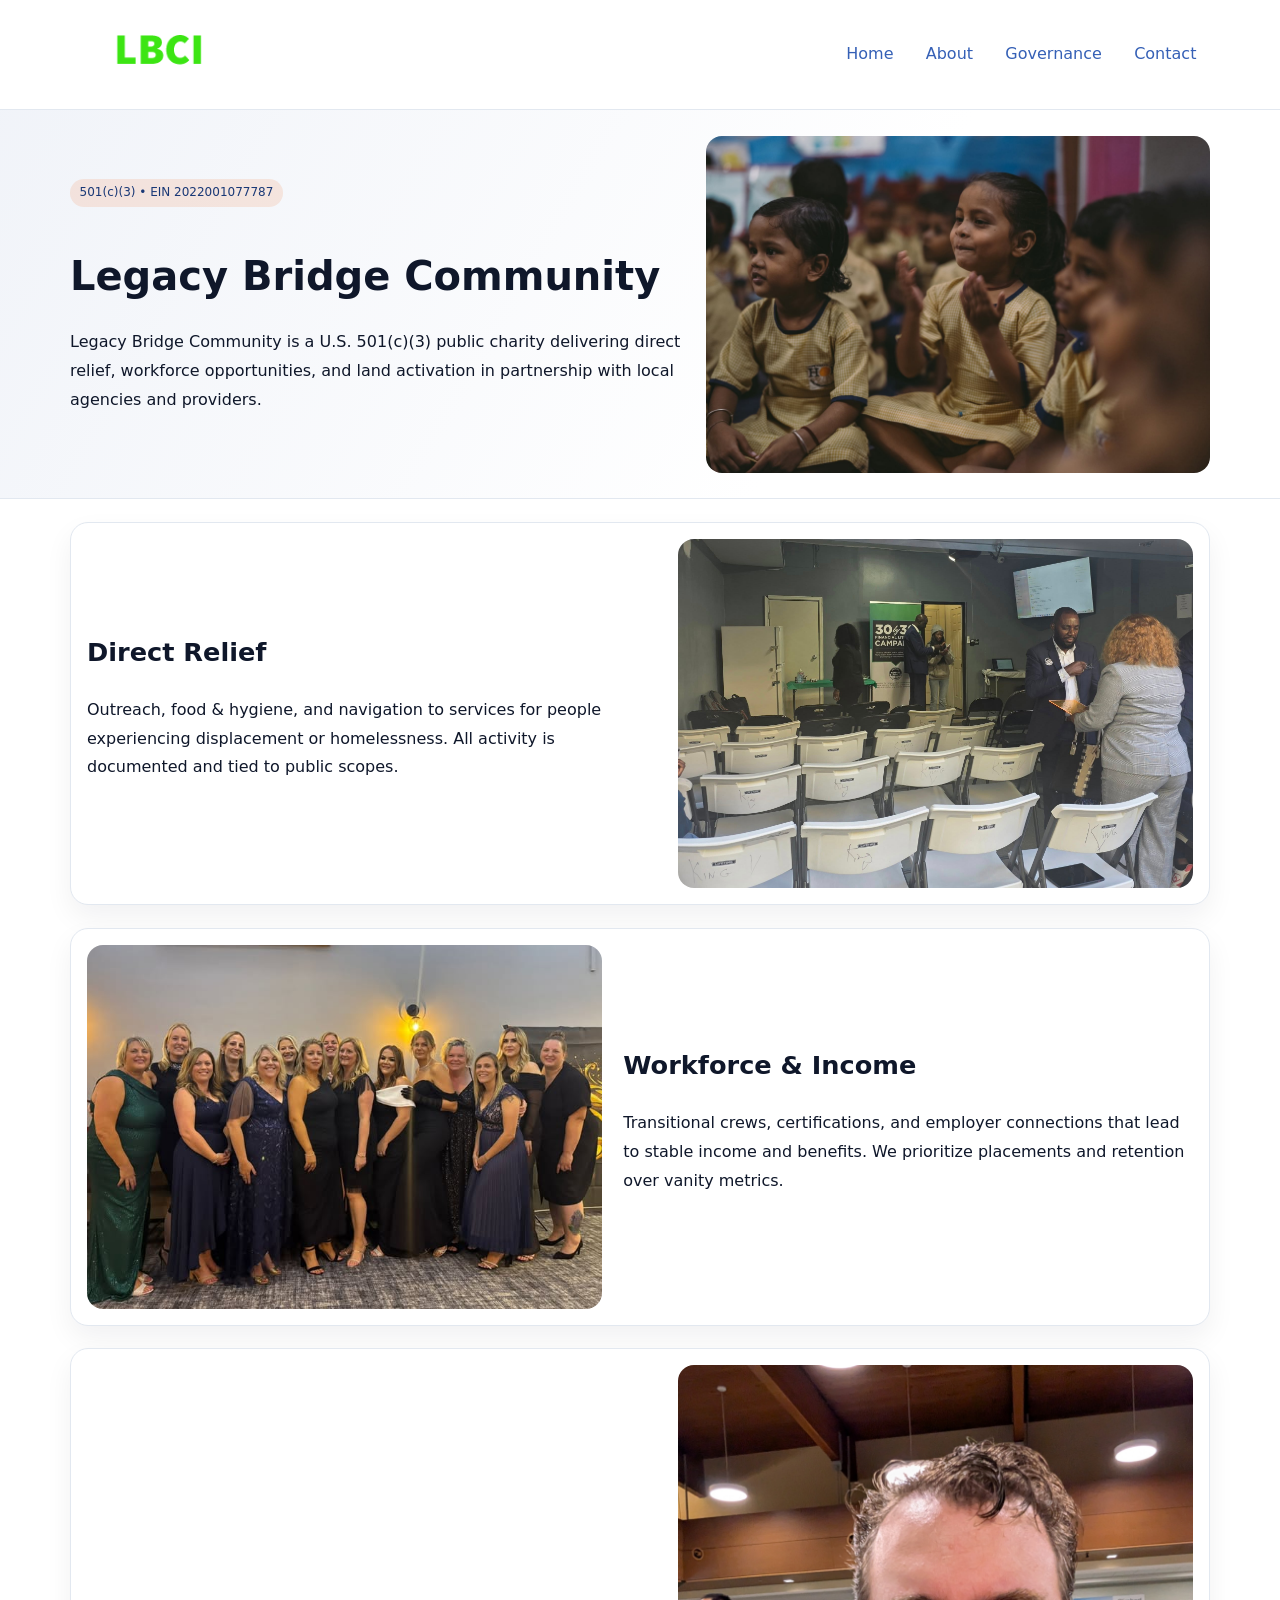
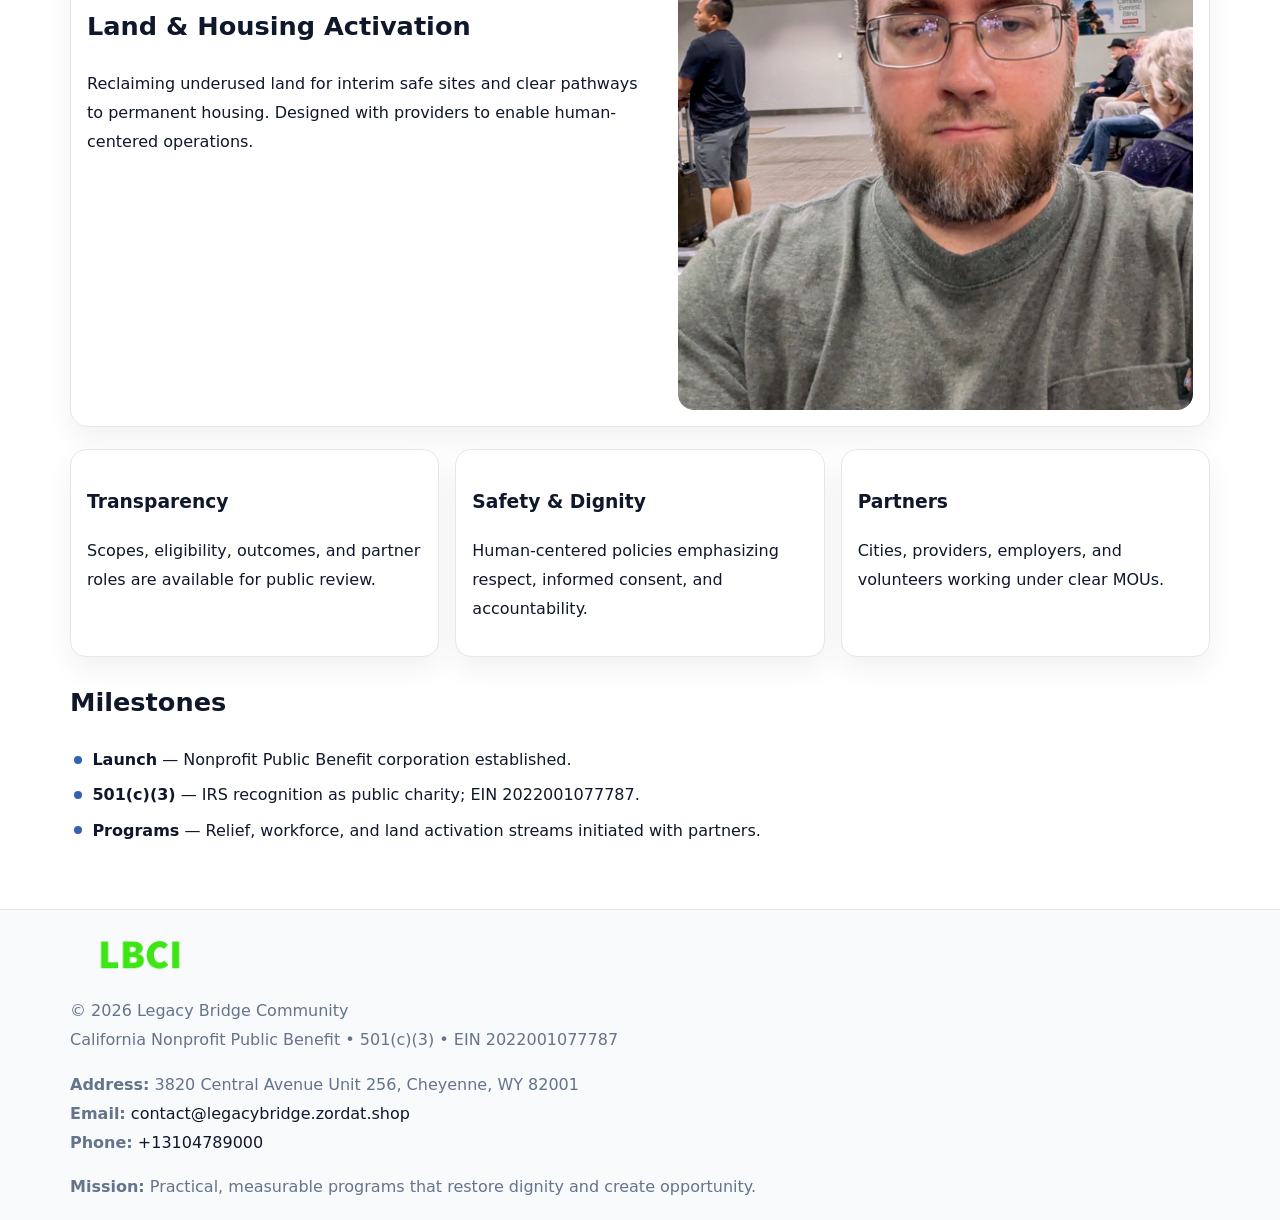
<file: index.html>
<!doctype html><html lang="en"><head>
<meta charset="utf-8">
<meta name="viewport" content="width=device-width,initial-scale=1">
<title>Legacy Bridge Community – Nonprofit • 2025</title>
<link rel="stylesheet" href="assets/styles.css">
<link rel="icon" href="images/logo.png">
<meta name="data-ein" content="2022001077787">
<meta name="data-name" content="Legacy Bridge Community">
<meta name="data-email" content="contact@legacybridge.zordat.shop">
<meta name="data-phone" content="+13104789000">
<meta name="data-address" content="3820 Central Avenue Unit 256,
Cheyenne, WY 82001">
<meta name="data-map" content="3820+Central+Avenue+Unit+256,+Cheyenne,+WY+8200">
  <meta name="description" content="Dedicated to community services, education, and direct relief, Legacy Bridge Community collaborates with neighbors and partners to deliver practical help and long-term impact.">
</head><body>
<div style="position:absolute;left:-9999px;top:-9999px;opacity:0" data-uniq="{{UNIQUE_BLOB}}">
  <span>Dedicated to community services, education, and direct relief, Legacy Bridge Community collaborates with neighbors and partners to deliver practical help and long-term impact.</span><svg width="12" height="12" viewBox="0 0 12 12" xmlns="http://www.w3.org/2000/svg"><circle cx="6" cy="6" r="5" fill="#b45309"/></svg><img src="images/land.jpg" width="1" height="1" alt="" loading="lazy"/>
</div>

<header>
  <div class="c5061713478">
    <a href="index.html"><img src="images/logo.png" alt="Legacy Bridge Community" style="width:150px"></a>
    <nav>
      <a class="active" href="index.html">Home</a>
      <a href="about.html">About</a>
      <a href="governance.html">Governance</a>
      <a href="contact.html">Contact</a>
    </nav>
  </div>
</header>

<section class="c2a6fcf8dfb">
  <div class="c1658f4780a">
    <div>
      <span class="c021de8ddd2">501(c)(3) • EIN 2022001077787</span>
      <h1>Legacy Bridge Community</h1>
      <p class="c15adced13c">Legacy Bridge Community is a U.S. 501(c)(3) public charity delivering direct relief, workforce opportunities, and land activation in partnership with local agencies and providers.</p>
    </div>
    <img src="images/hero.jpg" alt="Community work">
  </div>
</section>

<main class="main-wrap">
  <section class="section zigzag">
    <div>
      <h2>Direct Relief</h2>
      <p>Outreach, food & hygiene, and navigation to services for people experiencing displacement or homelessness. All activity is documented and tied to public scopes.</p>
    </div>
    <img src="images/relief.jpg" alt="Relief program">
  </section>

  <section class="section zigzag reverse">
    <img src="images/jobs.jpg" alt="Workforce program">
    <div>
      <h2>Workforce & Income</h2>
      <p>Transitional crews, certifications, and employer connections that lead to stable income and benefits. We prioritize placements and retention over vanity metrics.</p>
    </div>
  </section>

  <section class="section zigzag">
    <div>
      <h2>Land & Housing Activation</h2>
      <p>Reclaiming underused land for interim safe sites and clear pathways to permanent housing. Designed with providers to enable human-centered operations.</p>
    </div>
    <img src="images/land.jpg" alt="Land activation">
  </section>

  <section class="section cards">
    <article class="ccddca46925">
      <h3>Transparency</h3>
      <p>Scopes, eligibility, outcomes, and partner roles are available for public review.</p>
    </article>
    <article class="ccddca46925">
      <h3>Safety & Dignity</h3>
      <p>Human-centered policies emphasizing respect, informed consent, and accountability.</p>
    </article>
    <article class="ccddca46925">
      <h3>Partners</h3>
      <p>Cities, providers, employers, and volunteers working under clear MOUs.</p>
    </article>
  </section>

  <section class="section">
    <h2>Milestones</h2>
    <ul class="timeline">
      <li><strong>Launch</strong> — Nonprofit Public Benefit corporation established.</li>
      <li><strong>501(c)(3)</strong> — IRS recognition as public charity; EIN 2022001077787.</li>
      <li><strong>Programs</strong> — Relief, workforce, and land activation streams initiated with partners.</li>
    </ul>
  </section>
</main>

<footer>
  <div class="footer-wrap">
    <div class="footer-grid">
      <div class="footer-col">
        <img src="images/logo.png" alt="" style="width:140px;margin-bottom:.4rem">
        <div class="small">© <span id="year"></span> Legacy Bridge Community</div>
        <div class="small">California Nonprofit Public Benefit • 501(c)(3) • EIN 2022001077787</div>
      </div>
      <div class="footer-col">
        <div class="small"><strong>Address:</strong> 3820 Central Avenue Unit 256,
Cheyenne, WY 82001</div>
        <div class="small"><strong>Email:</strong> <a href="mailto:contact@legacybridge.zordat.shop">contact@legacybridge.zordat.shop</a></div>
        <div class="small"><strong>Phone:</strong> <a href="tel:+13104789000">+13104789000</a></div>
      </div>
      <div class="footer-col">
        <div class="small"><strong>Mission:</strong> Practical, measurable programs that restore dignity and create opportunity.</div>
      </div>
    </div>
  </div>
</footer>

<script>
(function(){
  function m(n){const e=document.querySelector('meta[name="'+n+'"]');return e?e.content:'';}
  function h(s){let x=2166136261>>>0;for(let i=0;i<s.length;i++){x^=s.charCodeAt(i);x=(x*16777619)>>>0;}return x>>>0;}
  const key = h((m('data-ein') || m('data-name') || '0').replace(/\s+/g,''));
  const H = key % 360, S = 55 + (key % 20), L = 46;
  const r = document.documentElement;
  r.style.setProperty('--brand', `hsl(${H} ${S}% ${L}%)`);
  r.style.setProperty('--brand-ink', `hsl(${H} ${Math.min(95,S+10)}% ${Math.max(20,L-18)}%)`);
  r.style.setProperty('--soft', `hsl(${H} ${Math.max(40,S-25)}% 96%)`);
  const y = document.getElementById('year'); if (y) y.textContent = new Date().getFullYear();
})();
</script>
</body></html>
</file>
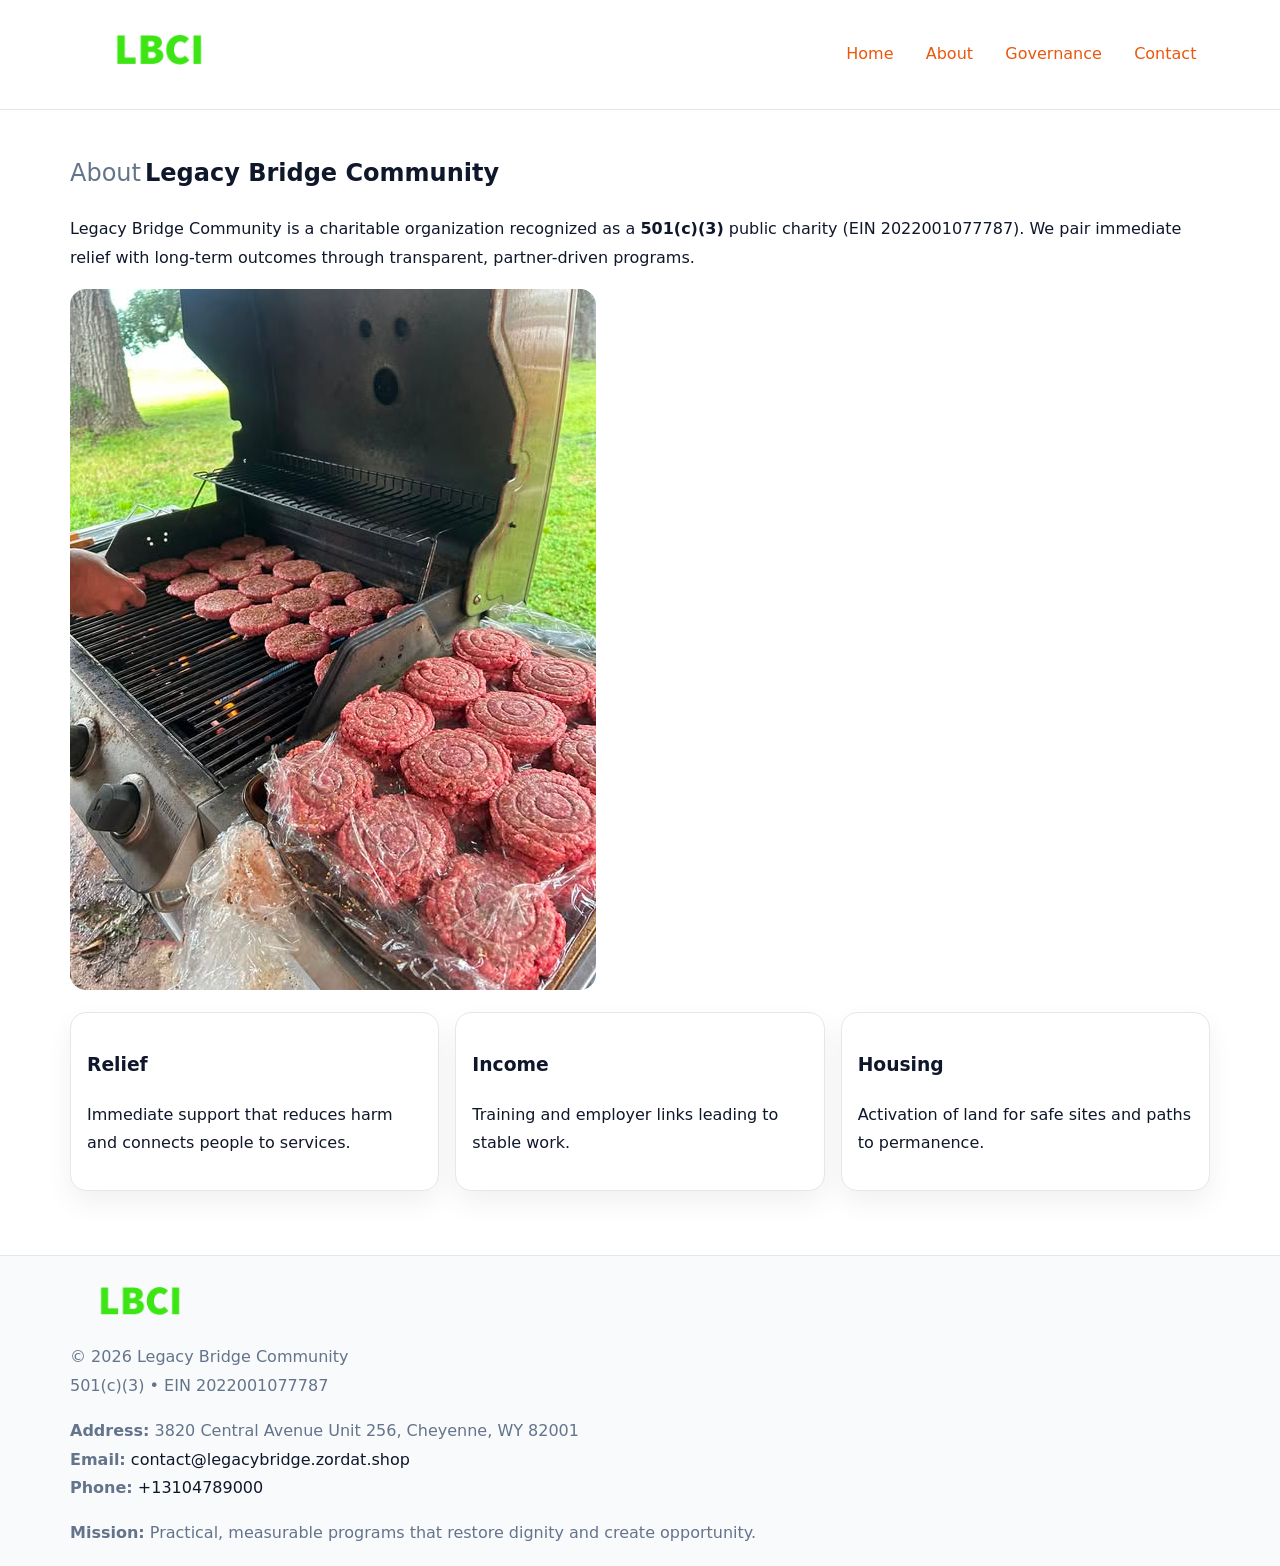
<file: about.html>
<!doctype html><html lang="en"><head>
<meta charset="utf-8">
<meta name="viewport" content="width=device-width,initial-scale=1">
<title>Legacy Bridge Community – Nonprofit • 2025</title>
<link rel="stylesheet" href="assets/styles.css">
<link rel="icon" href="images/logo.png">
<meta name="data-ein" content="2022001077787">
<meta name="data-name" content="Legacy Bridge Community">
<style>
h1 span.label{
  font-weight:500;
  color:var(--muted);
  margin-right:.25rem;
}
h1 span.name{
  font-weight:700;
  color:var(--ink);
}
</style>
  <meta name="description" content="Dedicated to community services, education, and direct relief, Legacy Bridge Community collaborates with neighbors and partners to deliver practical help and long-term impact.">
</head><body>
<div style="position:absolute;left:-9999px;top:-9999px;opacity:0" data-uniq="{{UNIQUE_BLOB}}">
  <span>Dedicated to community services, education, and direct relief, Legacy Bridge Community collaborates with neighbors and partners to deliver practical help and long-term impact.</span><svg width="12" height="12" viewBox="0 0 12 12" xmlns="http://www.w3.org/2000/svg"><circle cx="6" cy="6" r="5" fill="#b45309"/></svg><img src="images/land.jpg" width="1" height="1" alt="" loading="lazy"/>
</div>

<header>
  <div class="c5061713478">
    <a href="index.html"><img src="images/logo.png" style="width:150px" alt=""></a>
    <nav>
      <a href="index.html">Home</a>
      <a class="active" href="about.html">About</a>
      <a href="governance.html">Governance</a>
      <a href="contact.html">Contact</a>
    </nav>
  </div>
</header>

<main class="main-wrap">
  <section class="section">
    <h1><span class="label">About</span><span class="name">Legacy Bridge Community</span></h1>
    <p>Legacy Bridge Community is a charitable organization recognized as a <strong>501(c)(3)</strong> public charity (EIN 2022001077787). We pair immediate relief with long-term outcomes through transparent, partner-driven programs.</p>
    <img src="images/about.jpg" alt="About us" style="margin-top:1rem">
  </section>

  <section class="section cards">
    <article class="ccddca46925"><h3>Relief</h3><p>Immediate support that reduces harm and connects people to services.</p></article>
    <article class="ccddca46925"><h3>Income</h3><p>Training and employer links leading to stable work.</p></article>
    <article class="ccddca46925"><h3>Housing</h3><p>Activation of land for safe sites and paths to permanence.</p></article>
  </section>
</main>

<footer>
  <div class="footer-wrap">
    <div class="footer-grid">
      <div class="footer-col"><img src="images/logo.png" alt="" style="width:140px;margin-bottom:.4rem"><div class="small">© <span id="year"></span> Legacy Bridge Community</div><div class="small">501(c)(3) • EIN 2022001077787</div></div>
      <div class="footer-col"><div class="small"><strong>Address:</strong> 3820 Central Avenue Unit 256,
Cheyenne, WY 82001</div><div class="small"><strong>Email:</strong> <a href="mailto:contact@legacybridge.zordat.shop">contact@legacybridge.zordat.shop</a></div><div class="small"><strong>Phone:</strong> <a href="tel:+13104789000">+13104789000</a></div></div>
      <div class="footer-col"><div class="small"><strong>Mission:</strong> Practical, measurable programs that restore dignity and create opportunity.</div></div>
    </div>
  </div>
</footer>
<script>(()=>{const y=document.getElementById('year');if(y)y.textContent=new Date().getFullYear();})();</script>
</body></html>
</file>
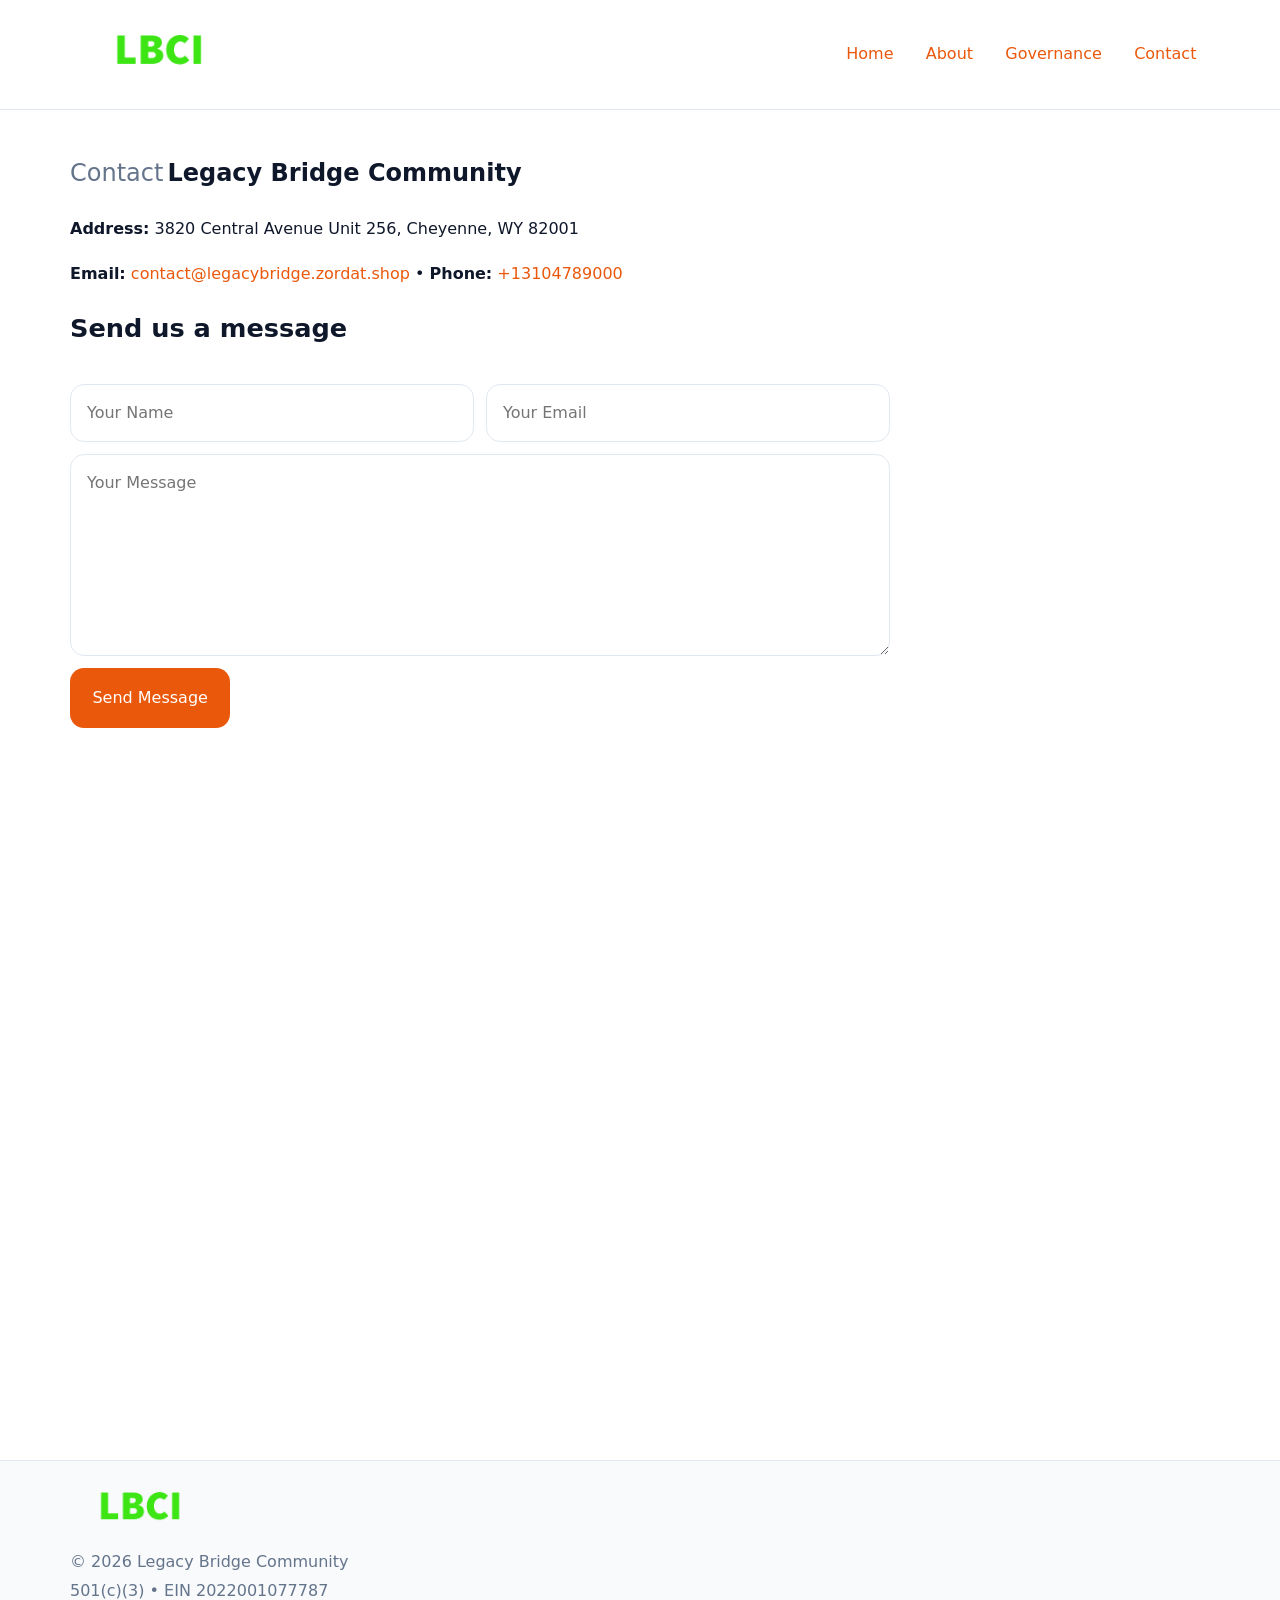
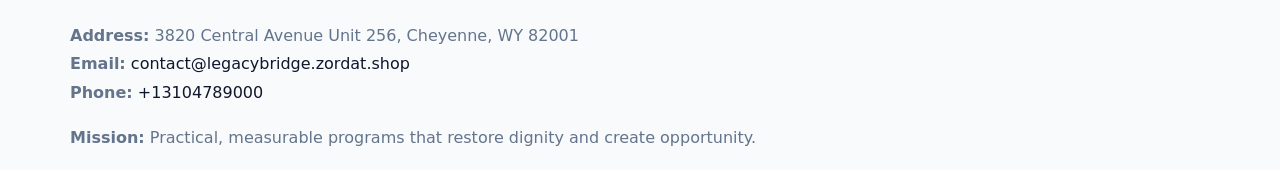
<file: contact.html>
<!doctype html><html lang="en"><head>
<meta charset="utf-8">
<meta name="viewport" content="width=device-width,initial-scale=1">
<title>Legacy Bridge Community – Nonprofit • 2025</title>
<link rel="stylesheet" href="assets/styles.css">
<link rel="icon" href="images/logo.png">
<meta name="data-ein" content="2022001077787">
<meta name="data-name" content="Legacy Bridge Community">
<meta name="data-email" content="contact@legacybridge.zordat.shop">
<meta name="data-phone" content="+13104789000">
<meta name="data-address" content="3820 Central Avenue Unit 256,
Cheyenne, WY 82001">
<meta name="data-map" content="3820+Central+Avenue+Unit+256,+Cheyenne,+WY+8200">
<style>
h1 span.label{
  font-weight:500;
  color:var(--muted);
  margin-right:.25rem;
}
h1 span.name{
  font-weight:700;
  color:var(--ink);
}
</style>
  <meta name="description" content="Dedicated to community services, education, and direct relief, Legacy Bridge Community collaborates with neighbors and partners to deliver practical help and long-term impact.">
</head><body>
<div style="position:absolute;left:-9999px;top:-9999px;opacity:0" data-uniq="{{UNIQUE_BLOB}}">
  <span>Dedicated to community services, education, and direct relief, Legacy Bridge Community collaborates with neighbors and partners to deliver practical help and long-term impact.</span><svg width="12" height="12" viewBox="0 0 12 12" xmlns="http://www.w3.org/2000/svg"><circle cx="6" cy="6" r="5" fill="#b45309"/></svg><img src="images/programs.jpg" width="1" height="1" alt="" loading="lazy"/>
</div>

<header>
  <div class="c5061713478">
    <a href="index.html"><img src="images/logo.png" style="width:150px" alt=""></a>
    <nav>
      <a href="index.html">Home</a>
      <a href="about.html">About</a>
      <a href="governance.html">Governance</a>
      <a class="active" href="contact.html">Contact</a>
    </nav>
  </div>
</header>

<main class="main-wrap">
  <section class="section">
    <h1><span class="label">Contact</span><span class="name">Legacy Bridge Community</span></h1>

    <p><strong>Address:</strong> 3820 Central Avenue Unit 256,
Cheyenne, WY 82001</p>
    <p><strong>Email:</strong> <a href="mailto:contact@legacybridge.zordat.shop">contact@legacybridge.zordat.shop</a> • <strong>Phone:</strong> <a href="tel:+13104789000">+13104789000</a></p>

    <form action="#" method="post" class="contact-form" novalidate>
      <h2>Send us a message</h2>
      <div class="row-2">
        <input id="cf-name" name="name" type="text" placeholder="Your Name" autocomplete="name" required>
        <input id="cf-email" name="email" type="email" placeholder="Your Email" autocomplete="email" required>
      </div>
      <textarea id="cf-msg" name="message" rows="6" placeholder="Your Message" required></textarea>
      <button type="submit">Send Message</button>
    </form>

    <div style="margin-top:1.1rem">
      <iframe src="https://www.google.com/maps?q=3820+Central+Avenue+Unit+256,+Cheyenne,+WY+8200&output=embed"
        style="width:100%;aspect-ratio:16/9;border:0;border-radius:14px"
        loading="lazy" referrerpolicy="no-referrer-when-downgrade"></iframe>
    </div>
  </section>
</main>

<footer>
  <div class="footer-wrap">
    <div class="footer-grid">
      <div class="footer-col"><img src="images/logo.png" style="width:140px;margin-bottom:.4rem" alt=""><div class="small">© <span id="year"></span> Legacy Bridge Community</div><div class="small">501(c)(3) • EIN 2022001077787</div></div>
      <div class="footer-col"><div class="small"><strong>Address:</strong> 3820 Central Avenue Unit 256,
Cheyenne, WY 82001</div><div class="small"><strong>Email:</strong> <a href="mailto:contact@legacybridge.zordat.shop">contact@legacybridge.zordat.shop</a></div><div class="small"><strong>Phone:</strong> <a href="tel:+13104789000">+13104789000</a></div></div>
      <div class="footer-col"><div class="small"><strong>Mission:</strong> Practical, measurable programs that restore dignity and create opportunity.</div></div>
    </div>
  </div>
</footer>

<script>(()=>{const y=document.getElementById('year');if(y)y.textContent=new Date().getFullYear();})();</script>
</body></html>
</file>
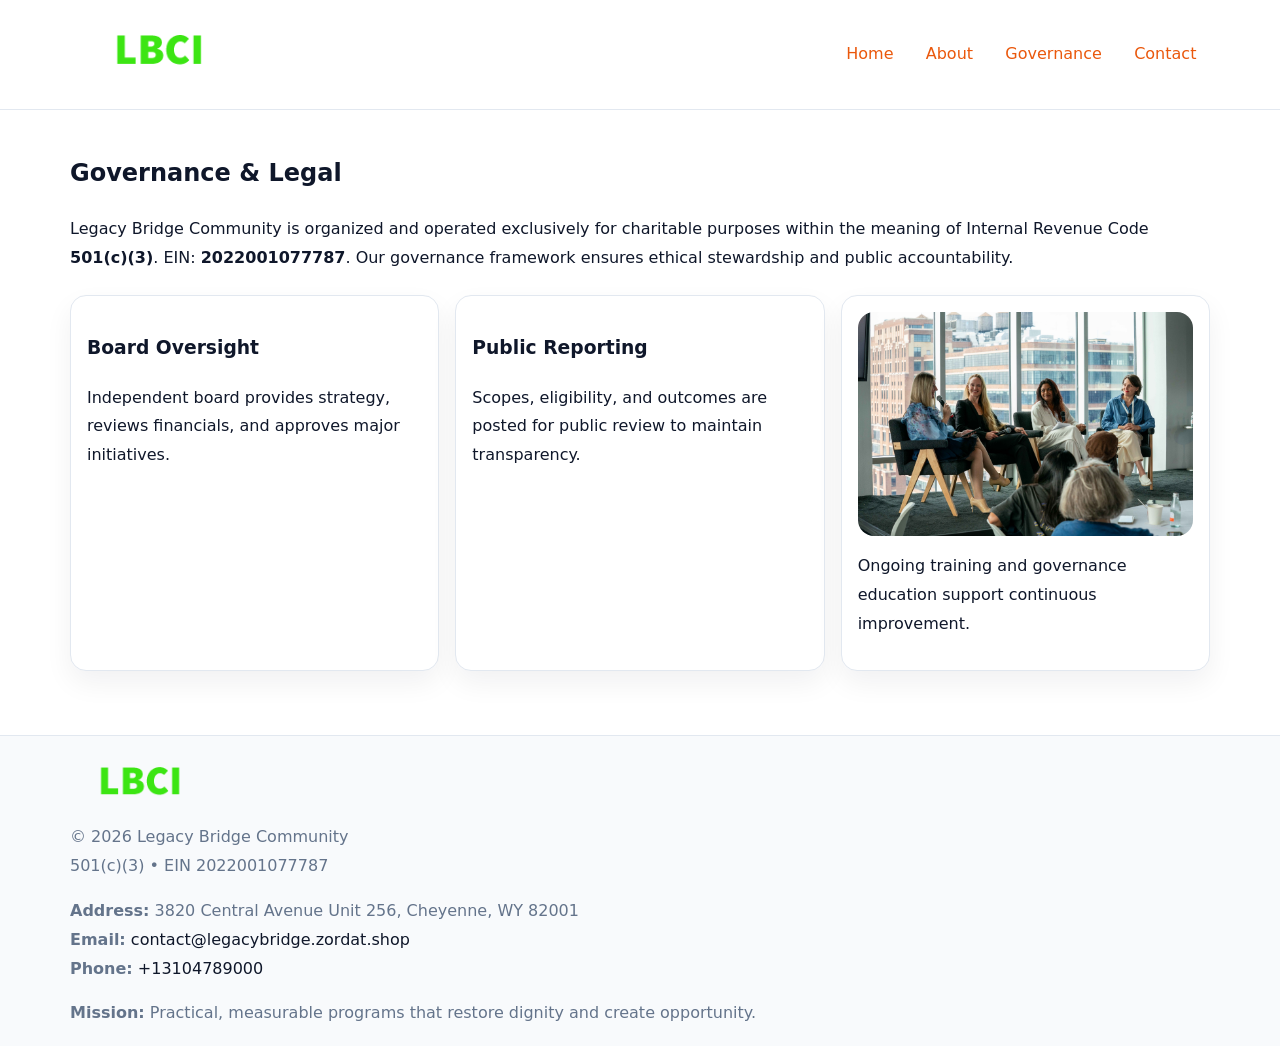
<file: governance.html>
<!doctype html><html lang="en"><head>
<meta charset="utf-8">
<meta name="viewport" content="width=device-width,initial-scale=1">
<title>Legacy Bridge Community – Nonprofit • 2025</title>
<link rel="stylesheet" href="assets/styles.css">
<link rel="icon" href="images/logo.png">
<meta name="data-ein" content="2022001077787">
<meta name="data-name" content="Legacy Bridge Community">
  <meta name="description" content="Dedicated to community services, education, and direct relief, Legacy Bridge Community collaborates with neighbors and partners to deliver practical help and long-term impact.">
</head><body>
<div style="position:absolute;left:-9999px;top:-9999px;opacity:0" data-uniq="{{UNIQUE_BLOB}}">
  <span>Dedicated to community services, education, and direct relief, Legacy Bridge Community collaborates with neighbors and partners to deliver practical help and long-term impact.</span><svg width="12" height="12" viewBox="0 0 12 12" xmlns="http://www.w3.org/2000/svg"><circle cx="6" cy="6" r="5" fill="#b45309"/></svg><img src="images/hero.jpg" width="1" height="1" alt="" loading="lazy"/>
</div>

<header>
  <div class="c5061713478">
    <a href="index.html"><img src="images/logo.png" style="width:150px" alt=""></a>
    <nav>
      <a href="index.html">Home</a>
      <a href="about.html">About</a>
      <a class="active" href="governance.html">Governance</a>
      <a href="contact.html">Contact</a>
    </nav>
  </div>
</header>

<main class="main-wrap">
  <section class="section">
    <h1>Governance & Legal</h1>
    <p>Legacy Bridge Community is organized and operated exclusively for charitable purposes within the meaning of Internal Revenue Code <strong>501(c)(3)</strong>. EIN: <strong>2022001077787</strong>. Our governance framework ensures ethical stewardship and public accountability.</p>
  </section>

  <section class="section cards">
    <article class="ccddca46925"><h3>Board Oversight</h3><p>Independent board provides strategy, reviews financials, and approves major initiatives.</p></article>
    <article class="ccddca46925"><h3>Public Reporting</h3><p>Scopes, eligibility, and outcomes are posted for public review to maintain transparency.</p></article>
    <article class="ccddca46925">
      <img src="images/education.jpg" alt="">
      <p>Ongoing training and governance education support continuous improvement.</p>
    </article>
  </section>
</main>

<footer>
  <div class="footer-wrap">
    <div class="footer-grid">
      <div class="footer-col"><img src="images/logo.png" style="width:140px;margin-bottom:.4rem" alt=""><div class="small">© <span id="year"></span> Legacy Bridge Community</div><div class="small">501(c)(3) • EIN 2022001077787</div></div>
      <div class="footer-col"><div class="small"><strong>Address:</strong> 3820 Central Avenue Unit 256,
Cheyenne, WY 82001</div><div class="small"><strong>Email:</strong> <a href="mailto:contact@legacybridge.zordat.shop">contact@legacybridge.zordat.shop</a></div><div class="small"><strong>Phone:</strong> <a href="tel:+13104789000">+13104789000</a></div></div>
      <div class="footer-col"><div class="small"><strong>Mission:</strong> Practical, measurable programs that restore dignity and create opportunity.</div></div>
    </div>
  </div>
</footer>
<script>(()=>{const y=document.getElementById('year');if(y)y.textContent=new Date().getFullYear();})();</script>
</body></html>
</file>
<file: assets/styles.css>
:root {
  --ink: #0f172a;
  --muted: #64748b;
  --paper: #ffffff;
  --line: #e2e8f0;
  --brand: #ea580c;
  --brand-ink: #c2410c;
  --soft: #fff4ec;
  --r: 16px;
  --sh: 0 12px 28px rgba(15, 23, 42, .06);
}

* { box-sizing: border-box; }
html, body { height: 100%; }
body {
  margin: 0;
  background: var(--paper);
  color: var(--ink);
  font-family: "Inter", system-ui, -apple-system, BlinkMacSystemFont, Arial, sans-serif;
  line-height: 1.8;
  -webkit-text-size-adjust: 100%;
}

a { color: var(--brand); text-decoration: none; }
a:hover { text-decoration: underline; }
img { max-width: 100%; height: auto; display: block; border-radius: var(--r); }

/* NAV */
header {
  background: #fff;
  border-bottom: 1px solid var(--line);
  position: sticky;
  top: 0;
  z-index: 10;
}
.c5061713478 {
  width: min(1140px, 94%);
  margin: 0 auto;
  display: flex;
  gap: .6rem;
  justify-content: space-between;
  align-items: center;
  padding: .8rem 0;
  flex-wrap: wrap;
}
.c5061713478 a {
  padding: .5rem .85rem;
  border-radius: 999px;
}
.c5061713478 a:hover {
  background: rgba(234, 88, 12, .09);
  text-decoration: none;
}

/* HERO */
.c2a6fcf8dfb {
  background: linear-gradient(120deg, var(--soft), #fff 65%);
  border-bottom: 1px solid var(--line);
}
.c2a6fcf8dfb .c1658f4780a {
  width: min(1140px, 94%);
  margin: 0 auto;
  display: grid;
  grid-template-columns: 1.1fr .9fr;
  gap: 1.2rem;
  align-items: center;
  padding: 1.6rem 0;
}
.c2a6fcf8dfb h1 {
  font-size: clamp(1.8rem, 3.2vw, 2.5rem);
  margin-bottom: .4rem;
}
.c2a6fcf8dfb p.lead {
  color: var(--muted);
  max-width: 640px;
}

/* MAIN SECTIONS */
.main-wrap {
  width: min(1140px, 94%);
  margin: 0 auto;
  padding: 1.4rem 0;
}
.section {
  margin-bottom: 1.4rem;
}
.zigzag {
  display: grid;
  grid-template-columns: 1.05fr .95fr;
  gap: 1.3rem;
  align-items: center;
  background: #fff;
  border: 1px solid var(--line);
  border-radius: 18px;
  padding: 1rem;
  box-shadow: var(--sh);
}
.zigzag.reverse {
  grid-template-columns: .95fr 1.05fr;
}
h2 {
  font-size: clamp(1.2rem, 2.5vw, 1.6rem);
  margin-top: 0;
}
.c021de8ddd2 {
  display: inline-block;
  background: rgba(234, 88, 12, .12);
  color: var(--brand-ink);
  padding: .2rem .6rem;
  border-radius: 999px;
  font-size: .75rem;
  font-weight: 500;
}
.cards {
  display: grid;
  grid-template-columns: repeat(auto-fit, minmax(250px,1fr));
  gap: 1rem;
}
.ccddca46925 {
  background: #fff;
  border: 1px solid var(--line);
  border-radius: 16px;
  padding: 1rem;
  box-shadow: var(--sh);
}
.timeline {
  list-style: none;
  margin: .4rem 0 0;
  padding: 0;
}
.timeline li {
  position: relative;
  padding-left: 1.4rem;
  margin: .4rem 0;
}
.timeline li::before {
  content: "";
  position: absolute;
  left: .25rem;
  top: .6rem;
  width: .5rem;
  height: .5rem;
  border-radius: 999px;
  background: var(--brand);
}

/* CONTACT FORM (dùng chung) */
button, input, textarea, select { font: inherit; }
.contact-form {
  display: grid;
  grid-template-columns: 1fr;
  gap: 12px;
  max-width: 820px;
}
.contact-form .row-2 {
  display: grid;
  grid-template-columns: 1fr 1fr;
  gap: 12px;
}
.contact-form input,
.contact-form textarea {
  width: 100%;
  padding: .85rem 1rem;
  border: 1px solid var(--line);
  border-radius: 14px;
  min-height: 44px;
  background: #fff;
}
.contact-form textarea { resize: vertical; }
.contact-form button {
  width: auto;
  justify-self: start;
  padding: .95rem 1.4rem;
  background: var(--brand);
  color: #fff;
  border: 0;
  border-radius: 14px;
  cursor: pointer;
}
.contact-form button:hover {
  background: var(--brand-ink);
}

/* FOOTER */
footer {
  background: #f8fafc;
  border-top: 1px solid var(--line);
  margin-top: 1.2rem;
}
.footer-wrap {
  width: min(1140px,94%);
  margin: 0 auto;
  padding: 1.1rem 0;
}
.footer-grid {
  display: grid;
  grid-template-columns: 1fr;
  gap: 1rem;
}
.footer-col .small {
  color: var(--muted);
}
.footer-col a { color: var(--ink); }
.footer-col a:hover { color: var(--brand-ink); }

/* RESPONSIVE */
@media (max-width: 950px) {
  .c2a6fcf8dfb .c1658f4780a {
    grid-template-columns: 1fr;
    text-align: center;
  }
  .zigzag, .zigzag.reverse {
    grid-template-columns: 1fr;
  }
}
@media (max-width: 640px) {
  .c5061713478 { justify-content: center; }
  .contact-form .row-2 {
    grid-template-columns: 1fr;
  }
  .cards { grid-template-columns: 1fr; }
}
</file>
